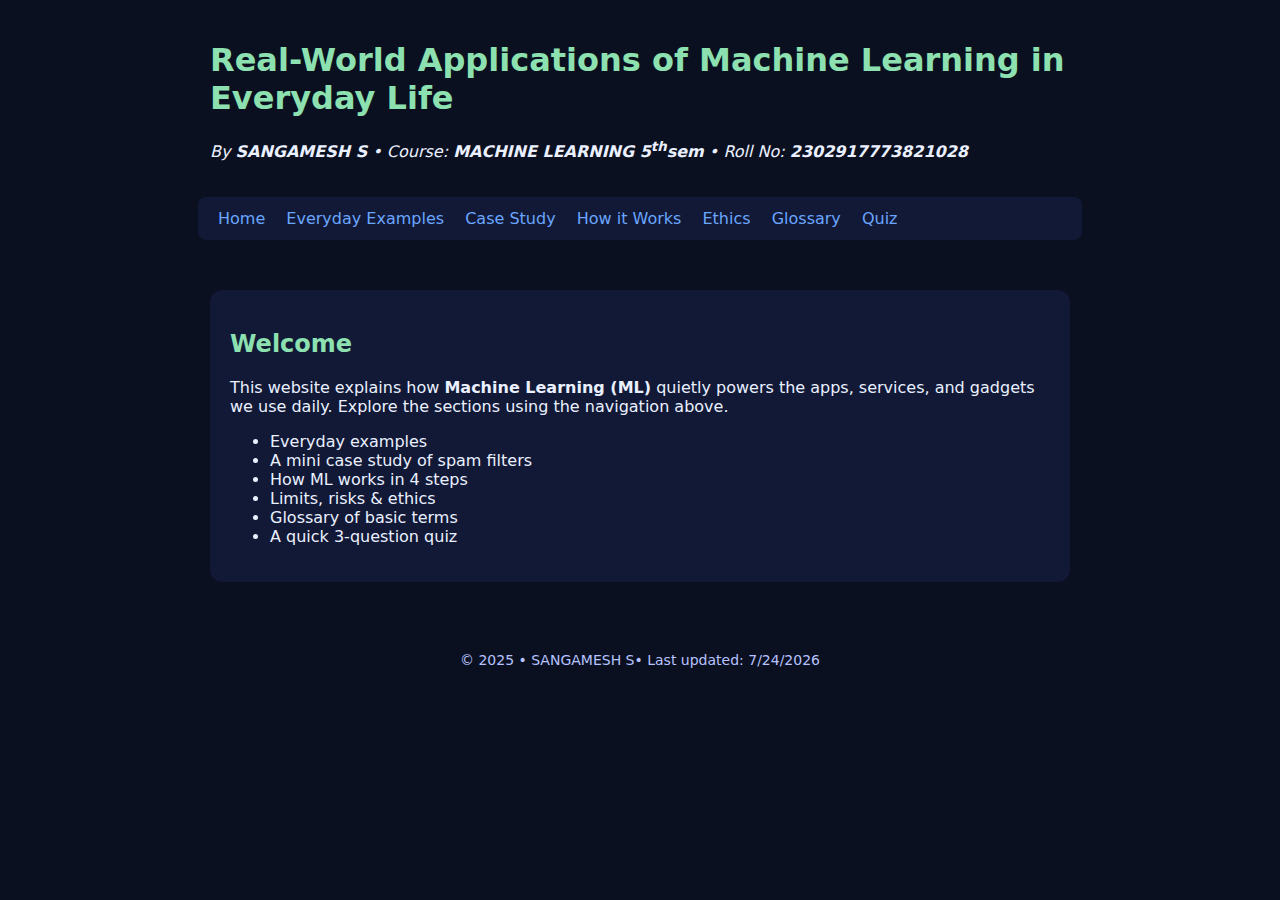
<file: index.html>
<!DOCTYPE html>
<html lang="en">
<head>
<meta charset="utf-8" />
<meta name="viewport" content="width=device-width, initial-scale=1" />
<title>Real-World Applications of Machine Learning</title>
<style>
body{margin:0; font-family:system-ui, sans-serif; background:#0b1020; color:#eaf0ff;}
header, nav, main, footer{max-width:860px; margin:0 auto; padding:20px;}
nav a{margin:0 8px; color:#6aa6ff; text-decoration:none}
nav{background:#111936; padding:12px; border-radius:8px;}
section{margin:30px 0; padding:20px; background:#111936; border-radius:12px;}
h1,h2{color:#8de1b1}
footer{color:#b6c3ff; font-size:14px; text-align:center; margin-bottom:40px}
</style>
</head>
<body>
<header>
<h1>Real-World Applications of Machine Learning in Everyday Life</h1>
<p><em>By <strong>SANGAMESH S</strong> • Course: <strong>MACHINE LEARNING 5<sup>th</sup>sem</strong> • Roll No: <strong>2302917773821028</strong></em></p>
</header>


<nav>
<a href="index.html">Home</a>
<a href="examples.html">Everyday Examples</a>
<a href="case.html">Case Study</a>
<a href="steps.html">How it Works</a>
<a href="ethics.html">Ethics</a>
<a href="glossary.html">Glossary</a>
<a href="quiz.html">Quiz</a>
</nav>


<main>
<section>
<h2>Welcome</h2>
<p>This website explains how <strong>Machine Learning (ML)</strong> quietly powers the apps, services, and gadgets we use daily. Explore the sections using the navigation above.</p>
<ul>
<li>Everyday examples</li>
<li>A mini case study of spam filters</li>
<li>How ML works in 4 steps</li>
<li>Limits, risks & ethics</li>
<li>Glossary of basic terms</li>
<li>A quick 3-question quiz</li>
</ul>
</section>
</main>


<footer>
&copy; 2025 • SANGAMESH S• Last updated: <script>document.write(new Date().toLocaleDateString());</script>
</footer>
</body>

</html>
</file>
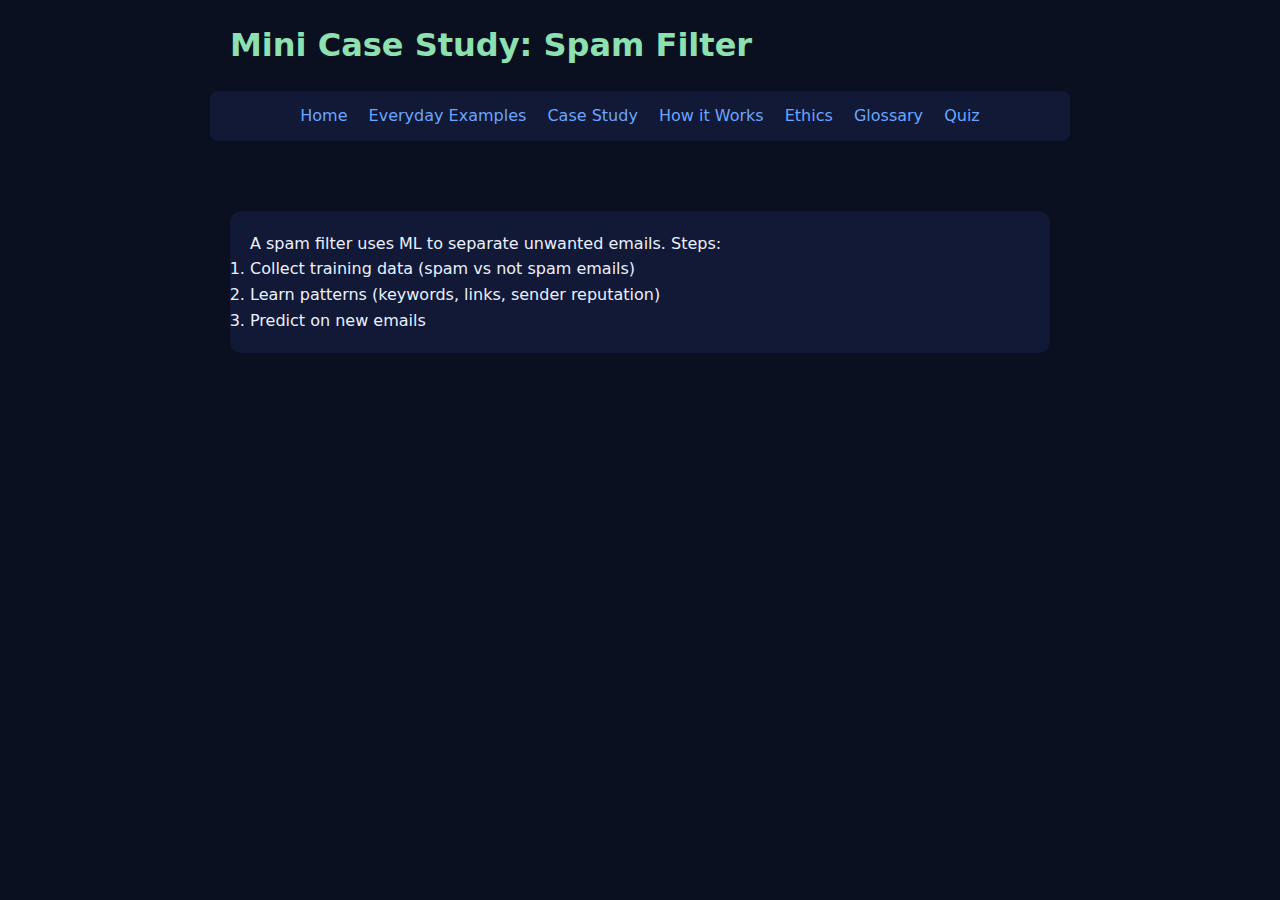
<file: case.html>
<!DOCTYPE html>
<html lang="en">
<head>
    <link rel="stylesheet" href="style.css">
<meta charset="utf-8">
<meta name="viewport" content="width=device-width, initial-scale=1">
<title>Mini Case Study</title>
</head>
<body>
<header><h1>Mini Case Study: Spam Filter</h1></header>
<nav>
<a href="index.html">Home</a>
<a href="examples.html">Everyday Examples</a>
<a href="case.html">Case Study</a>
<a href="steps.html">How it Works</a>
<a href="ethics.html">Ethics</a>
<a href="glossary.html">Glossary</a>
<a href="quiz.html">Quiz</a>
</nav>
<main>
<section>
<p>A spam filter uses ML to separate unwanted emails. Steps:</p>
<ol>
<li>Collect training data (spam vs not spam emails)</li>
<li>Learn patterns (keywords, links, sender reputation)</li>
<li>Predict on new emails</li>
</ol>
</section>
</main>
</body>
</html>
</file>
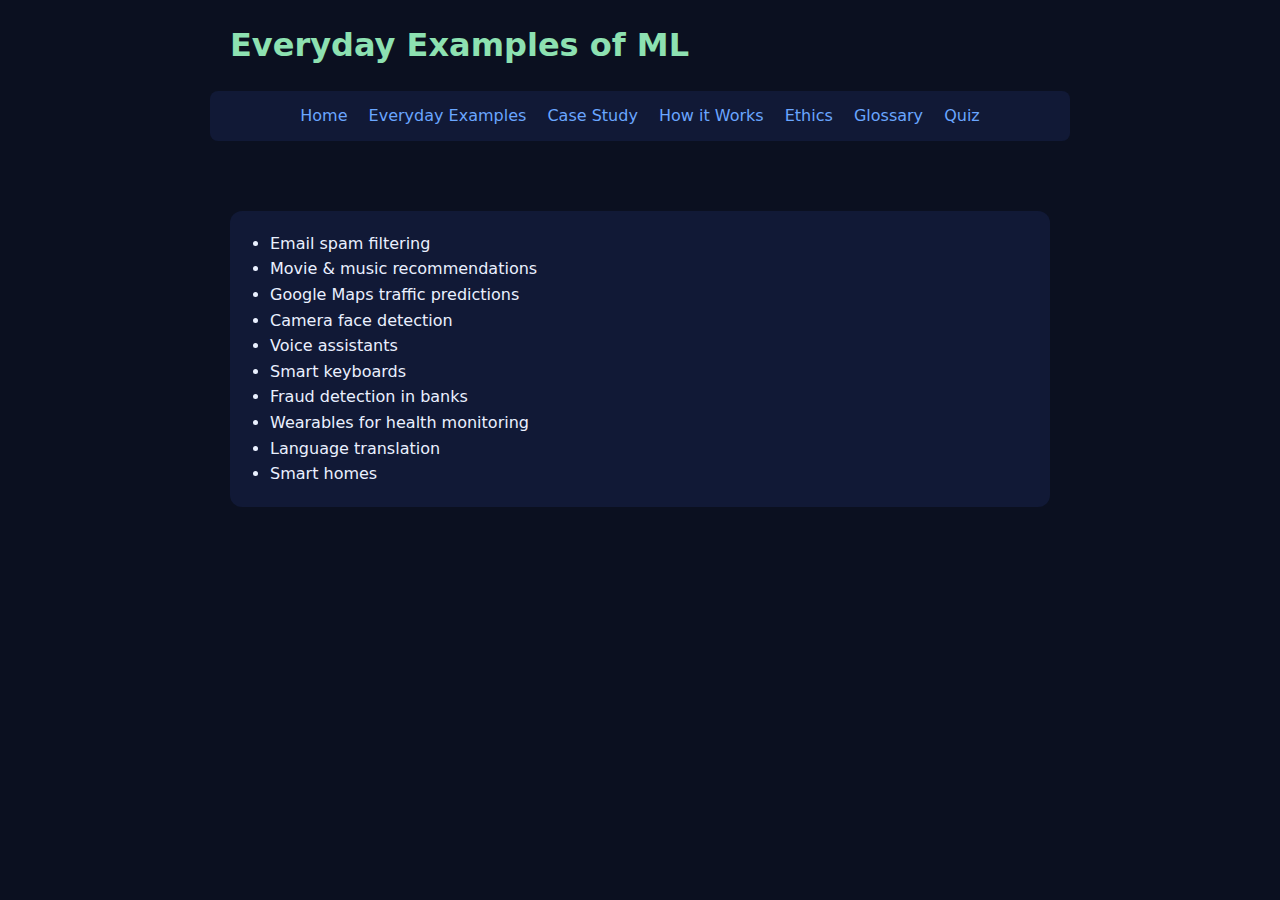
<file: examples.html>
<html lang="en">
<head>
<meta charset="utf-8">
<meta name="viewport" content="width=device-width, initial-scale=1">
<title>Everyday Examples</title>
<link rel="stylesheet" href="style.css">
</head>
<body>
<header><h1>Everyday Examples of ML</h1></header>
<nav>
<a href="index.html">Home</a>
<a href="examples.html">Everyday Examples</a>
<a href="case.html">Case Study</a>
<a href="steps.html">How it Works</a>
<a href="ethics.html">Ethics</a>
<a href="glossary.html">Glossary</a>
<a href="quiz.html">Quiz</a>
</nav>
<main>
<section>
<ul>
<li>Email spam filtering</li>
<li>Movie & music recommendations</li>
<li>Google Maps traffic predictions</li>
<li>Camera face detection</li>
<li>Voice assistants</li>
<li>Smart keyboards</li>
<li>Fraud detection in banks</li>
<li>Wearables for health monitoring</li>
<li>Language translation</li>
<li>Smart homes</li>
</ul>
</section>
</main>
</body>
</html>
</file>
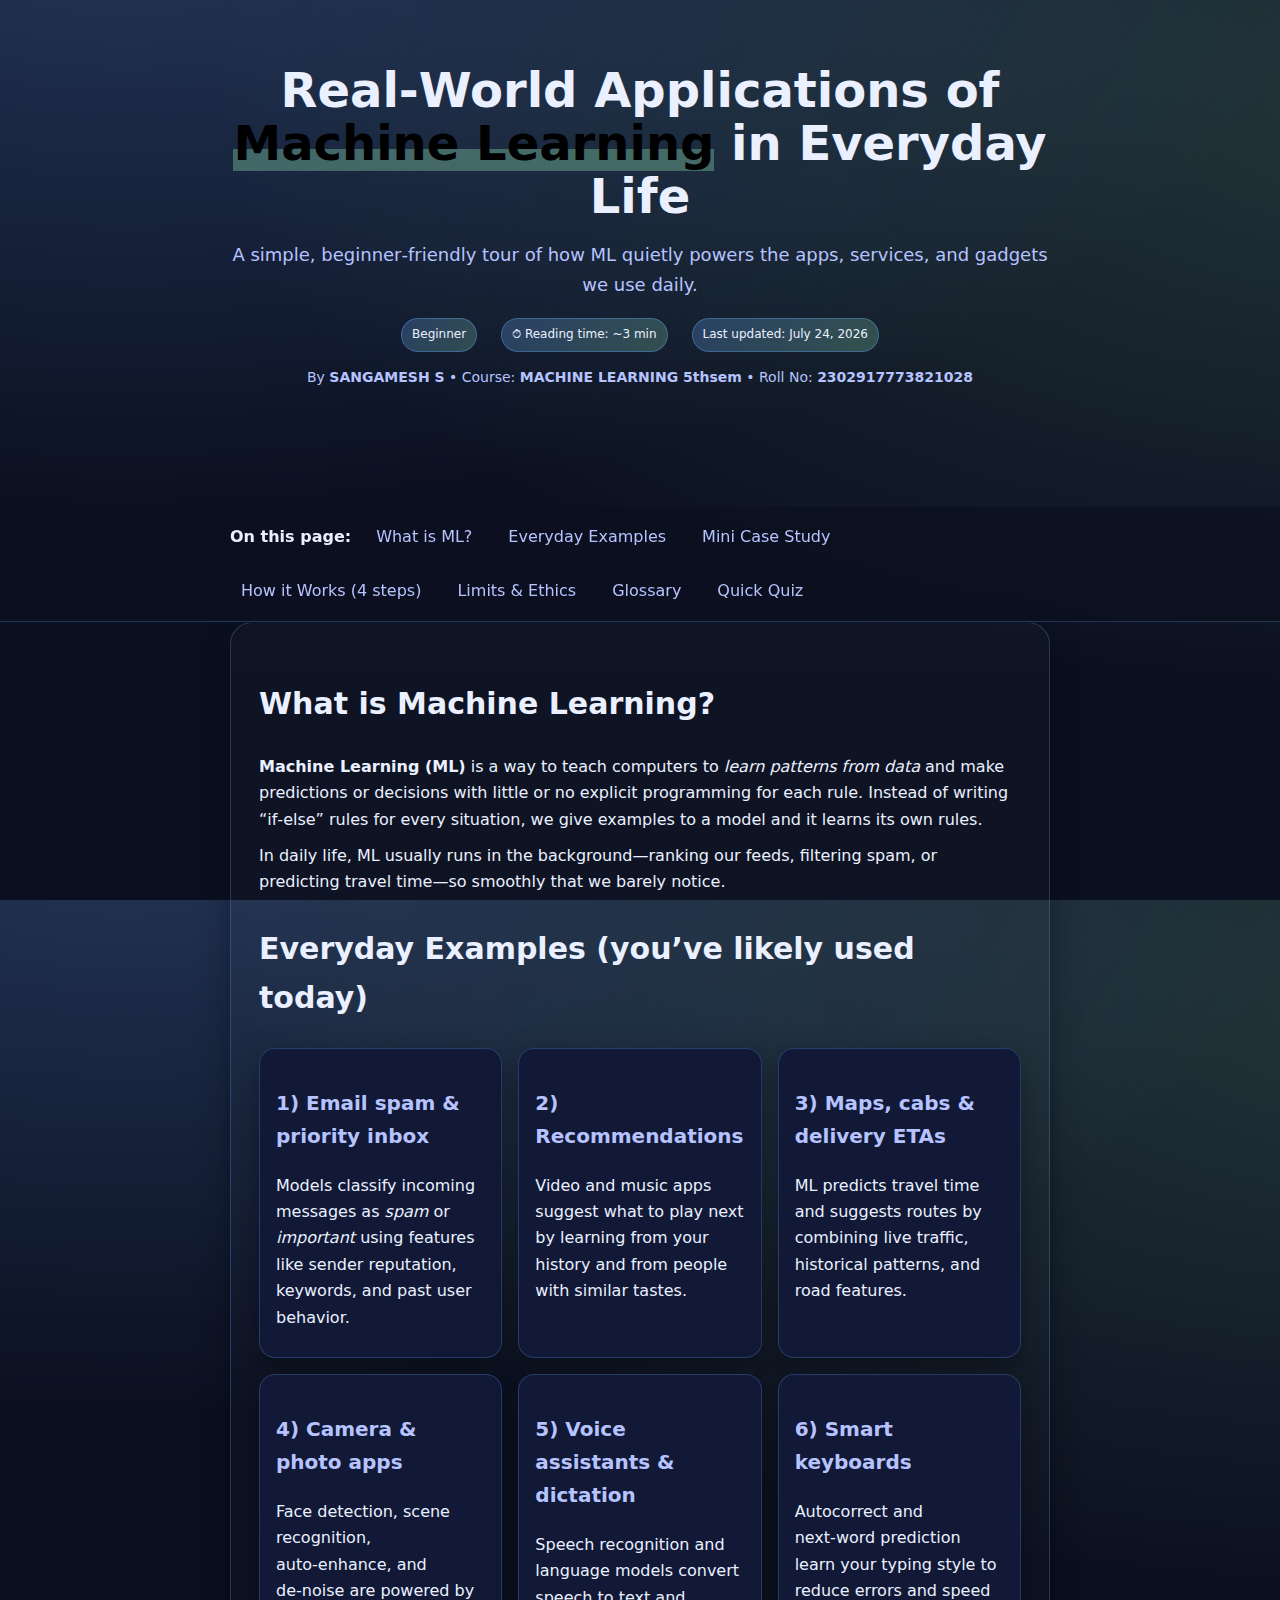
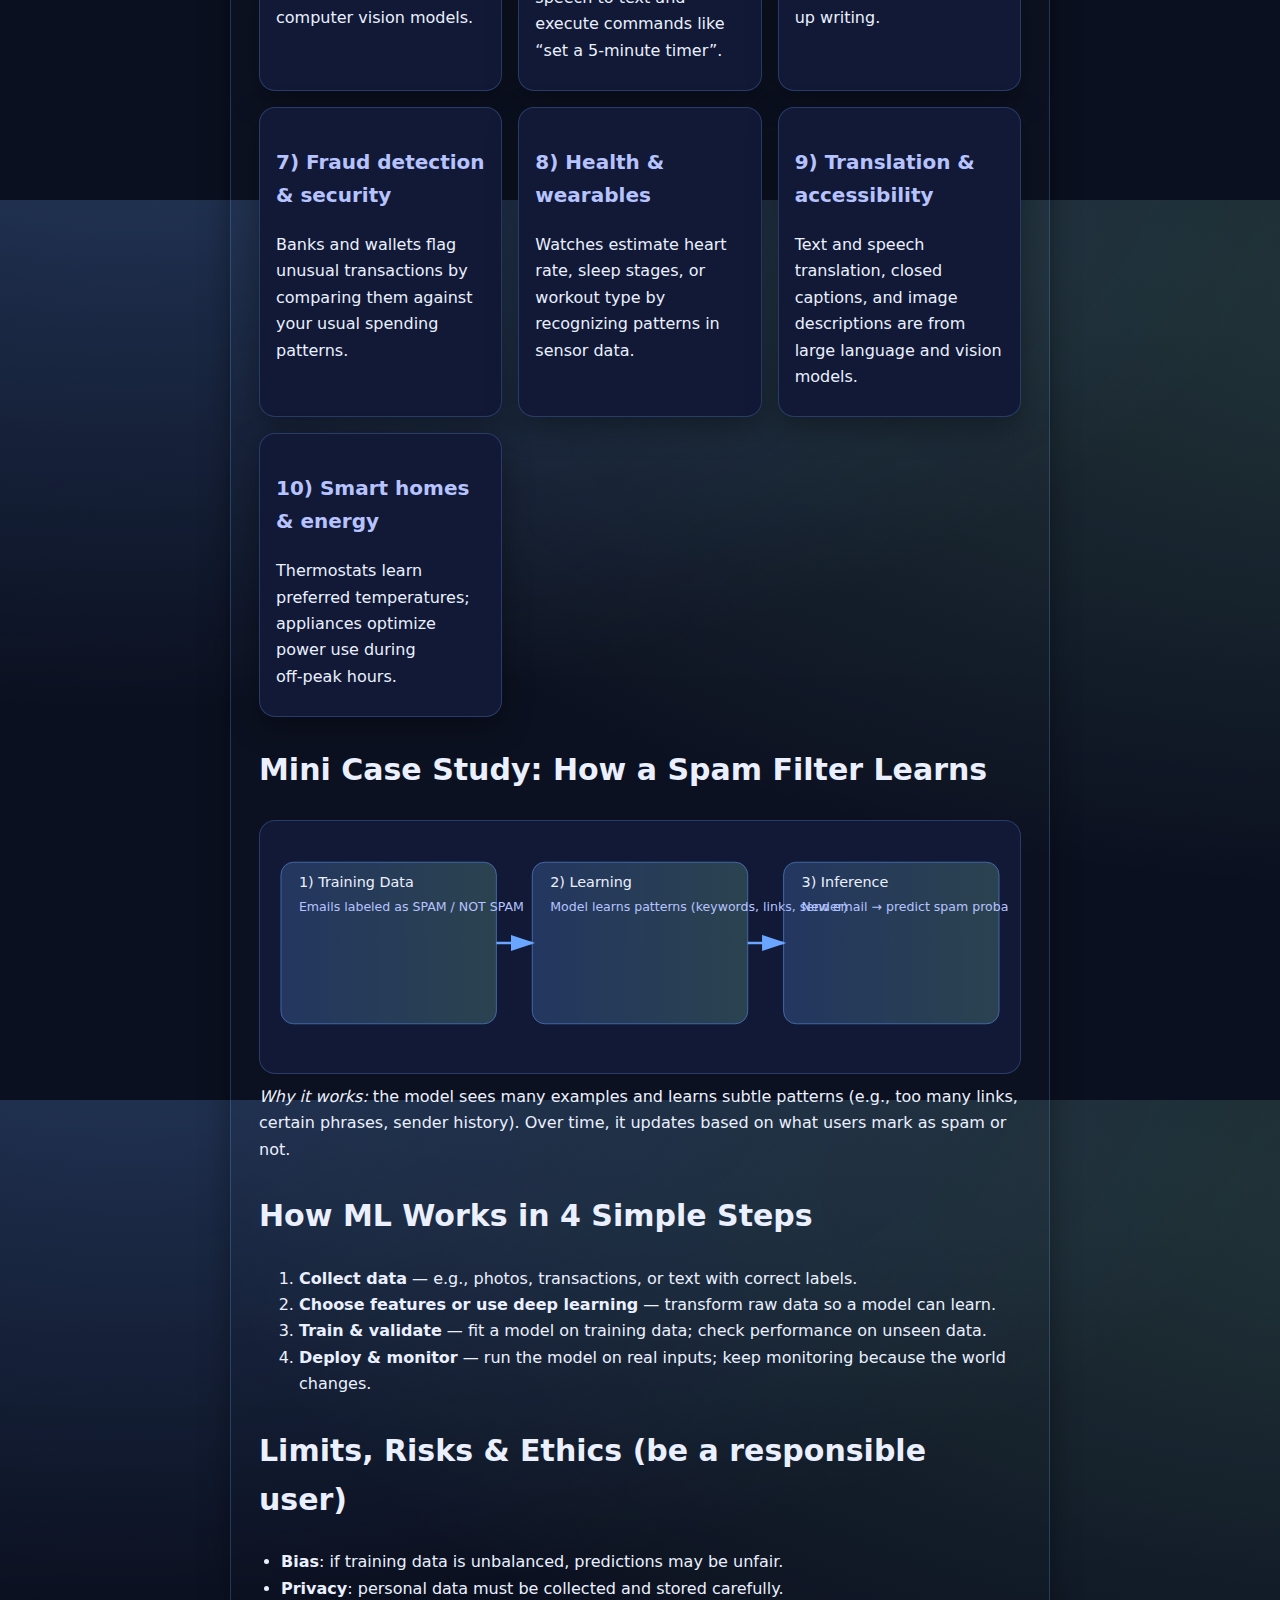
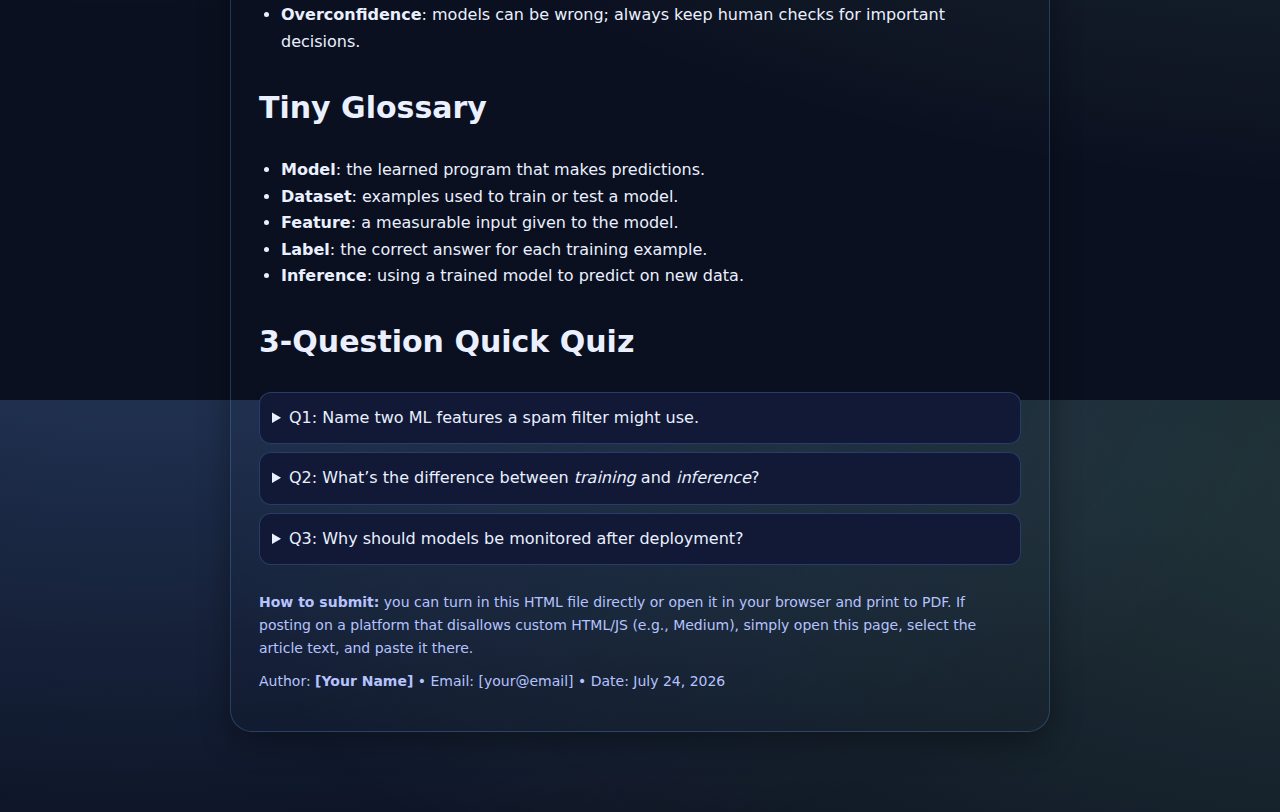
<file: ml-everyday.html>
<!DOCTYPE html>
<html lang="en">
<head>
  <meta charset="utf-8" />
  <meta name="viewport" content="width=device-width, initial-scale=1" />
  <title>Real‑World Applications of Machine Learning in Everyday Life</title>
  <meta name="description" content="A beginner‑friendly blog post explaining how Machine Learning shows up in daily life, with simple examples, a mini case study, and a short quiz." />
  <style>
    :root{
      --bg:#0b1020;       /* deep blue background */
      --card:#111936;     /* card surface */
      --ink:#eaf0ff;      /* main text */
      --muted:#b6c3ff;    /* secondary text */
      --accent:#6aa6ff;   /* links & highlights */
      --accent2:#8de1b1;  /* subtle accents */
      --code:#0a0f24;     /* code block bg */
      --shadow: 0 10px 30px rgba(0,0,0,.35);
    }
    html,body{height:100%}
    *{box-sizing:border-box}
    body{
      margin:0; font: 16px/1.65 system-ui, -apple-system, Segoe UI, Roboto, Ubuntu, Cantarell, Noto Sans, "Helvetica Neue", Arial;
      background: radial-gradient(1200px 600px at 10% -10%, rgba(106,166,255,.25), transparent),
                  radial-gradient(1200px 600px at 110% 10%, rgba(141,225,177,.18), transparent),
                  var(--bg);
      color: var(--ink);
    }
    header{
      padding: 64px 20px 24px;
      text-align:center;
    }
    .wrap{max-width: 860px; margin: 0 auto; padding: 0 20px 80px;}
    h1{font-size: clamp(28px, 4vw, 48px); line-height:1.1; margin: 0 0 10px}
    .subtitle{color: var(--muted); font-size: 18px; margin-bottom: 12px}
    .meta{color: var(--muted); font-size: 14px}
    .badge{display:inline-block; background: linear-gradient(135deg, rgba(106,166,255,.25), rgba(141,225,177,.25)); border:1px solid rgba(106,166,255,.35); color:var(--ink); padding: 6px 10px; border-radius: 999px; font-size: 12px; margin: 6px 6px 0}

    nav#toc{position: sticky; top: 0; background: rgba(11,16,32,.7); backdrop-filter: blur(6px); border-bottom: 1px solid rgba(106,166,255,.25); z-index: 2}
    nav#toc .toc-inner{max-width: 860px; margin: 0 auto; padding: 10px 20px; display:flex; gap: 14px; flex-wrap:wrap; align-items:center}
    nav#toc a{color: var(--muted); text-decoration:none; padding: 6px 10px; border-radius: 999px; border:1px solid transparent}
    nav#toc a:hover{border-color: rgba(106,166,255,.35); color: var(--ink)}

    article{background: linear-gradient(180deg, rgba(255,255,255,.02), rgba(255,255,255,0)); box-shadow: var(--shadow); border: 1px solid rgba(106,166,255,.25); border-radius: 22px; padding: 28px; }
    article h2{margin-top: 28px; font-size: clamp(22px, 3vw, 30px);}
    article h3{margin-top: 22px; font-size: 20px; color: var(--muted)}
    article p{margin: 10px 0}
    article ul{padding-left: 22px}
    a{color: var(--accent)}
    mark{background: linear-gradient(transparent 60%, rgba(141,225,177,.35) 0)}

    .info{display:flex; gap: 12px; flex-wrap:wrap; margin-top: 8px; align-items:center; justify-content:center}
    .card{background: var(--card); border: 1px solid rgba(106,166,255,.25); border-radius: 16px; padding: 16px; box-shadow: var(--shadow)}
    .grid{display:grid; gap: 16px}
    .grid.two{grid-template-columns: repeat(auto-fit, minmax(240px,1fr))}

    pre{background: var(--code); padding: 14px; border-radius: 12px; overflow:auto; border:1px solid rgba(106,166,255,.2)}
    code{font-family: ui-monospace, SFMono-Regular, Menlo, Consolas, "Liberation Mono", monospace}

    .svg-wrap{background: var(--card); border: 1px solid rgba(106,166,255,.25); border-radius: 16px; padding: 12px; text-align:center}
    .quiz{margin-top: 18px}
    .quiz details{background: var(--card); border:1px solid rgba(106,166,255,.25); border-radius: 12px; padding: 12px; margin: 8px 0}
    .quiz summary{cursor:pointer}

    footer{margin-top: 26px; color: var(--muted); font-size: 14px;}

    @media print{
      body{background:#fff; color:#000}
      header, nav#toc{position: static; background:#fff; border:none}
      article, .svg-wrap, .card{box-shadow:none; border:1px solid #ccc}
      a{color:#0645ad}
    }
  </style>
</head>
<body>
  <header>
    <div class="wrap">
      <h1>Real‑World Applications of <mark>Machine Learning</mark> in Everyday Life</h1>
      <p class="subtitle">A simple, beginner‑friendly tour of how ML quietly powers the apps, services, and gadgets we use daily.</p>
      <div class="info">
        <span class="badge">Beginner</span>
        <span class="badge" id="readingTime">⏱ Reading time: ~4–6 min</span>
        <span class="badge">Last updated: <span id="today"></span></span>
      </div>
      <p class="meta">By <strong>SANGAMESH S</strong> • Course: <strong>MACHINE LEARNING 5<sp>th</sp>sem</strong> • Roll No: <strong>2302917773821028</strong></p>
    </div>
  </header>

  <nav id="toc">
    <div class="toc-inner">
      <strong>On this page:</strong>
      <a href="#what-is-ml">What is ML?</a>
      <a href="#everyday-examples">Everyday Examples</a>
      <a href="#mini-case">Mini Case Study</a>
      <a href="#how-it-works">How it Works (4 steps)</a>
      <a href="#limits">Limits & Ethics</a>
      <a href="#glossary">Glossary</a>
      <a href="#quiz">Quick Quiz</a>
    </div>
  </nav>

  <main class="wrap">
    <article>
      <h2 id="what-is-ml">What is Machine Learning?</h2>
      <p><strong>Machine Learning (ML)</strong> is a way to teach computers to <em>learn patterns from data</em> and make predictions or decisions with little or no explicit programming for each rule. Instead of writing “if‑else” rules for every situation, we give examples to a model and it learns its own rules.</p>
      <p>In daily life, ML usually runs in the background—ranking our feeds, filtering spam, or predicting travel time—so smoothly that we barely notice.</p>

      <h2 id="everyday-examples">Everyday Examples (you’ve likely used today)</h2>
      <div class="grid two">
        <div class="card">
          <h3>1) Email spam & priority inbox</h3>
          <p>Models classify incoming messages as <em>spam</em> or <em>important</em> using features like sender reputation, keywords, and past user behavior.</p>
        </div>
        <div class="card">
          <h3>2) Recommendations</h3>
          <p>Video and music apps suggest what to play next by learning from your history and from people with similar tastes.</p>
        </div>
        <div class="card">
          <h3>3) Maps, cabs & delivery ETAs</h3>
          <p>ML predicts travel time and suggests routes by combining live traffic, historical patterns, and road features.</p>
        </div>
        <div class="card">
          <h3>4) Camera & photo apps</h3>
          <p>Face detection, scene recognition, auto‑enhance, and de‑noise are powered by computer vision models.</p>
        </div>
        <div class="card">
          <h3>5) Voice assistants & dictation</h3>
          <p>Speech recognition and language models convert speech to text and execute commands like “set a 5‑minute timer”.</p>
        </div>
        <div class="card">
          <h3>6) Smart keyboards</h3>
          <p>Autocorrect and next‑word prediction learn your typing style to reduce errors and speed up writing.</p>
        </div>
        <div class="card">
          <h3>7) Fraud detection & security</h3>
          <p>Banks and wallets flag unusual transactions by comparing them against your usual spending patterns.</p>
        </div>
        <div class="card">
          <h3>8) Health & wearables</h3>
          <p>Watches estimate heart rate, sleep stages, or workout type by recognizing patterns in sensor data.</p>
        </div>
        <div class="card">
          <h3>9) Translation & accessibility</h3>
          <p>Text and speech translation, closed captions, and image descriptions are from large language and vision models.</p>
        </div>
        <div class="card">
          <h3>10) Smart homes & energy</h3>
          <p>Thermostats learn preferred temperatures; appliances optimize power use during off‑peak hours.</p>
        </div>
      </div>

      <h2 id="mini-case">Mini Case Study: How a Spam Filter Learns</h2>
      <div class="svg-wrap">
        <!-- Simple inline diagram (no external images needed) -->
        <svg viewBox="0 0 820 220" width="100%" height="220" role="img" aria-label="Spam filter diagram">
          <defs>
            <linearGradient id="g1" x1="0" x2="1">
              <stop offset="0%" stop-color="#6aa6ff" stop-opacity="0.35"/>
              <stop offset="100%" stop-color="#8de1b1" stop-opacity="0.35"/>
            </linearGradient>
          </defs>
          <rect x="10" y="20" width="240" height="180" rx="14" fill="url(#g1)" stroke="#6aa6ff" opacity=".6"/>
          <text x="30" y="48" fill="#eaf0ff" font-size="16">1) Training Data</text>
          <text x="30" y="74" fill="#b6c3ff" font-size="14">Emails labeled as SPAM / NOT SPAM</text>

          <rect x="290" y="20" width="240" height="180" rx="14" fill="url(#g1)" stroke="#6aa6ff" opacity=".6"/>
          <text x="310" y="48" fill="#eaf0ff" font-size="16">2) Learning</text>
          <text x="310" y="74" fill="#b6c3ff" font-size="14">Model learns patterns (keywords, links, sender)</text>

          <rect x="570" y="20" width="240" height="180" rx="14" fill="url(#g1)" stroke="#6aa6ff" opacity=".6"/>
          <text x="590" y="48" fill="#eaf0ff" font-size="16">3) Inference</text>
          <text x="590" y="74" fill="#b6c3ff" font-size="14">New email → predict spam probability</text>

          <line x1="250" y1="110" x2="290" y2="110" stroke="#6aa6ff" stroke-width="3" marker-end="url(#arrow)"/>
          <line x1="530" y1="110" x2="570" y2="110" stroke="#6aa6ff" stroke-width="3" marker-end="url(#arrow)"/>
          <defs>
            <marker id="arrow" markerWidth="10" markerHeight="10" refX="8" refY="3" orient="auto" markerUnits="strokeWidth">
              <path d="M0,0 L0,6 L9,3 z" fill="#6aa6ff" />
            </marker>
          </defs>
        </svg>
      </div>
      <p><em>Why it works:</em> the model sees many examples and learns subtle patterns (e.g., too many links, certain phrases, sender history). Over time, it updates based on what users mark as spam or not.</p>

      <h2 id="how-it-works">How ML Works in 4 Simple Steps</h2>
      <ol>
        <li><strong>Collect data</strong> — e.g., photos, transactions, or text with correct labels.</li>
        <li><strong>Choose features or use deep learning</strong> — transform raw data so a model can learn.</li>
        <li><strong>Train & validate</strong> — fit a model on training data; check performance on unseen data.</li>
        <li><strong>Deploy & monitor</strong> — run the model on real inputs; keep monitoring because the world changes.</li>
      </ol>

      <h2 id="limits">Limits, Risks & Ethics (be a responsible user)</h2>
      <ul>
        <li><strong>Bias</strong>: if training data is unbalanced, predictions may be unfair.</li>
        <li><strong>Privacy</strong>: personal data must be collected and stored carefully.</li>
        <li><strong>Overconfidence</strong>: models can be wrong; always keep human checks for important decisions.</li>
      </ul>

      <h2 id="glossary">Tiny Glossary</h2>
      <ul>
        <li><strong>Model</strong>: the learned program that makes predictions.</li>
        <li><strong>Dataset</strong>: examples used to train or test a model.</li>
        <li><strong>Feature</strong>: a measurable input given to the model.</li>
        <li><strong>Label</strong>: the correct answer for each training example.</li>
        <li><strong>Inference</strong>: using a trained model to predict on new data.</li>
      </ul>

      <h2 id="quiz">3‑Question Quick Quiz</h2>
      <div class="quiz">
        <details>
          <summary>Q1: Name two ML features a spam filter might use.</summary>
          <p>Possible answers: keywords in subject/body, number of links, sender reputation, unusual attachments, past user actions.</p>
        </details>
        <details>
          <summary>Q2: What’s the difference between <em>training</em> and <em>inference</em>?</summary>
          <p>Training is learning patterns from labeled data; inference is using the trained model to make predictions on new data.</p>
        </details>
        <details>
          <summary>Q3: Why should models be monitored after deployment?</summary>
          <p>Because data and user behavior change; performance can drift and needs updates.</p>
        </details>
      </div>

      <footer>
        <p><strong>How to submit:</strong> you can turn in this HTML file directly or open it in your browser and print to PDF. If posting on a platform that disallows custom HTML/JS (e.g., Medium), simply open this page, select the article text, and paste it there.</p>
        <p>Author: <strong>[Your Name]</strong> • Email: [your@email] • Date: <span id="today2"></span></p>
      </footer>
    </article>
  </main>

  <script>
    // Set today's date
    const today = new Date();
    const dateStr = today.toLocaleDateString(undefined, { year:'numeric', month:'long', day:'numeric' });
    document.getElementById('today').textContent = dateStr;
    document.getElementById('today2').textContent = dateStr;

    // Estimate reading time (very rough: 200 wpm)
    const text = document.querySelector('main').innerText || '';
    const words = text.trim().split(/\s+/).length;
    const mins = Math.max(3, Math.round(words / 200));
    const rt = document.getElementById('readingTime');
    if(rt){ rt.textContent = `⏱ Reading time: ~${mins} min`; }
  </script>
</body>
</html>
</file>
<file: style.css>
/* style.css */

/* Reset */
* {
  margin: 0;
  padding: 0;
  box-sizing: border-box;
}

body {
  font-family: system-ui, sans-serif;
  background: #0b1020;
  color: #eaf0ff;
  line-height: 1.6;
  margin: 0;
  padding: 0;
}

header, nav, main, footer {
  max-width: 860px;
  margin: 0 auto;
  padding: 20px;
}

h1, h2 {
  color: #8de1b1;
}

p, li {
  color: #eaf0ff;
}

nav {
  background: #111936;
  padding: 12px;
  border-radius: 8px;
  margin-bottom: 20px;
  text-align: center;
}

nav a {
  margin: 0 8px;
  color: #6aa6ff;
  text-decoration: none;
  font-weight: 500;
}

nav a:hover {
  text-decoration: underline;
}

section {
  margin: 30px 0;
  padding: 20px;
  background: #111936;
  border-radius: 12px;
}

ul {
  margin-left: 20px;
}

footer {
  color: #b6c3ff;
  font-size: 14px;
  text-align: center;
  margin-bottom: 40px;
}
</file>
